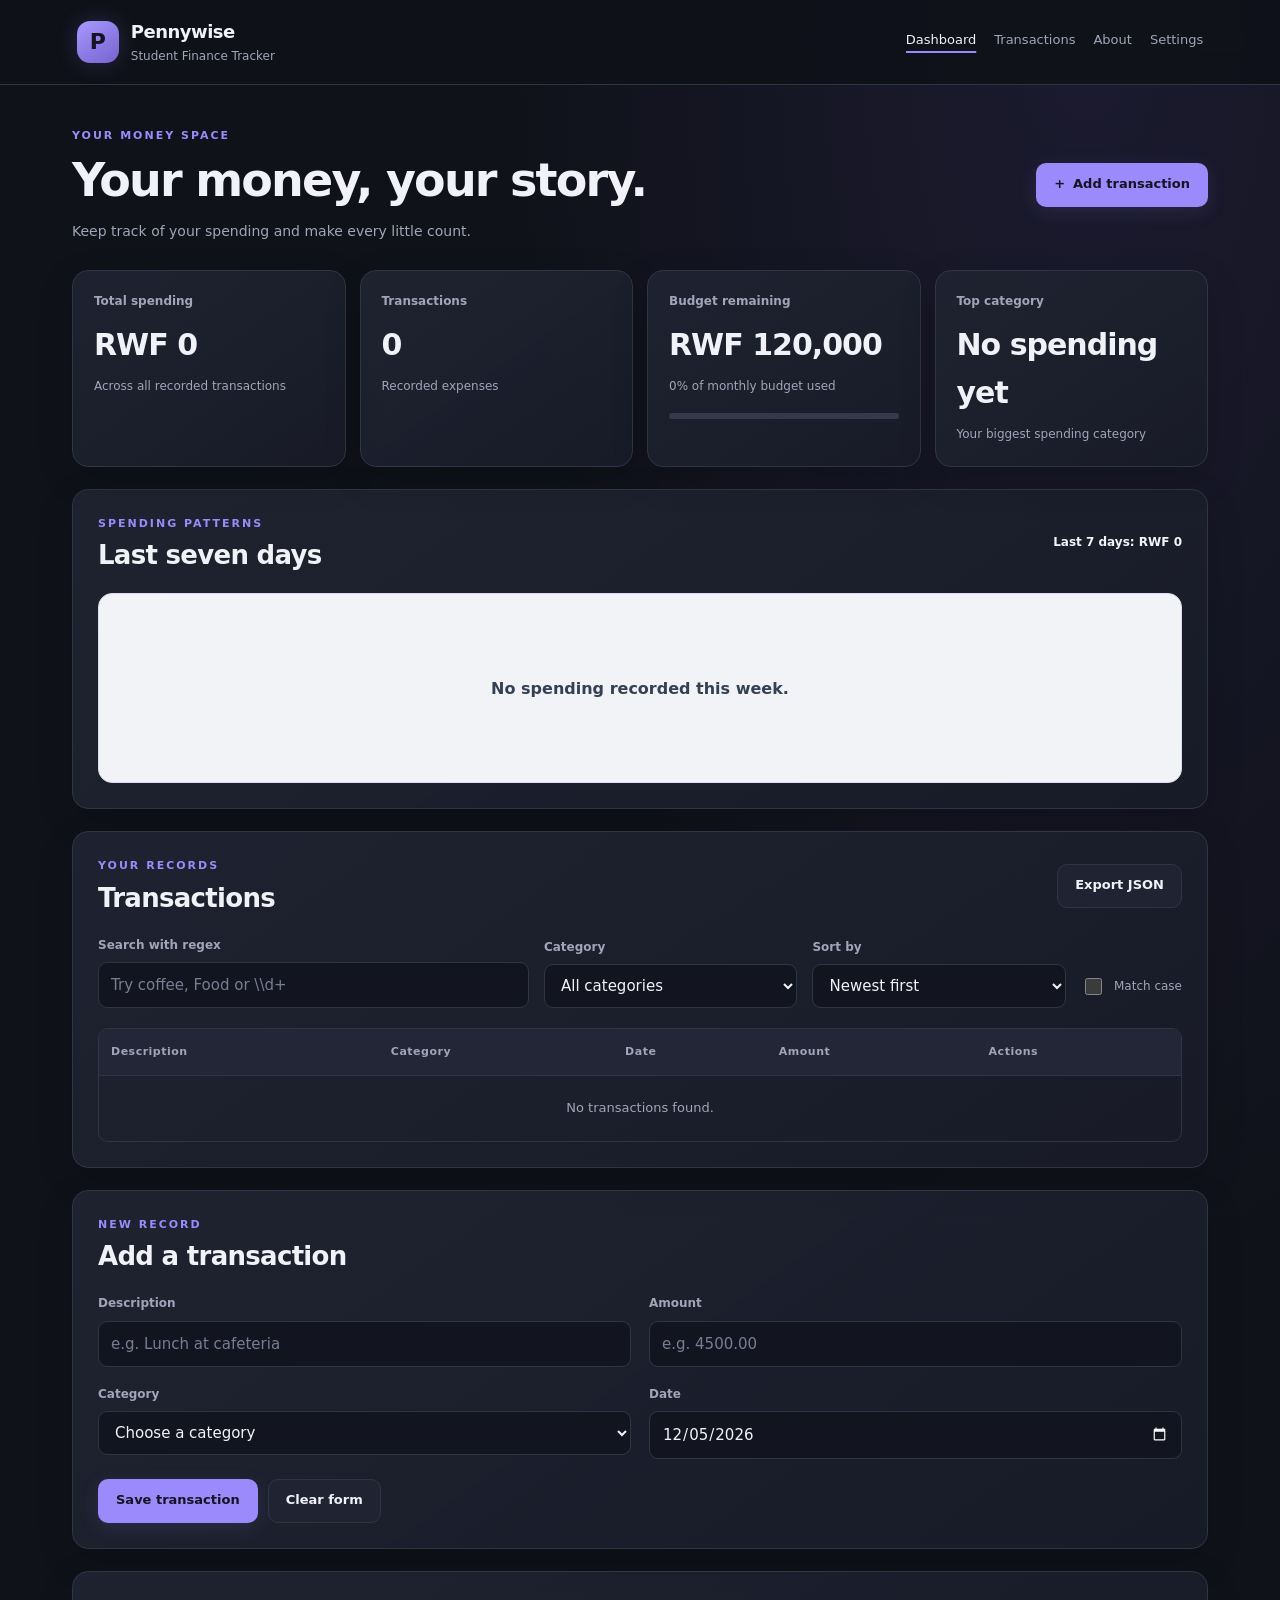
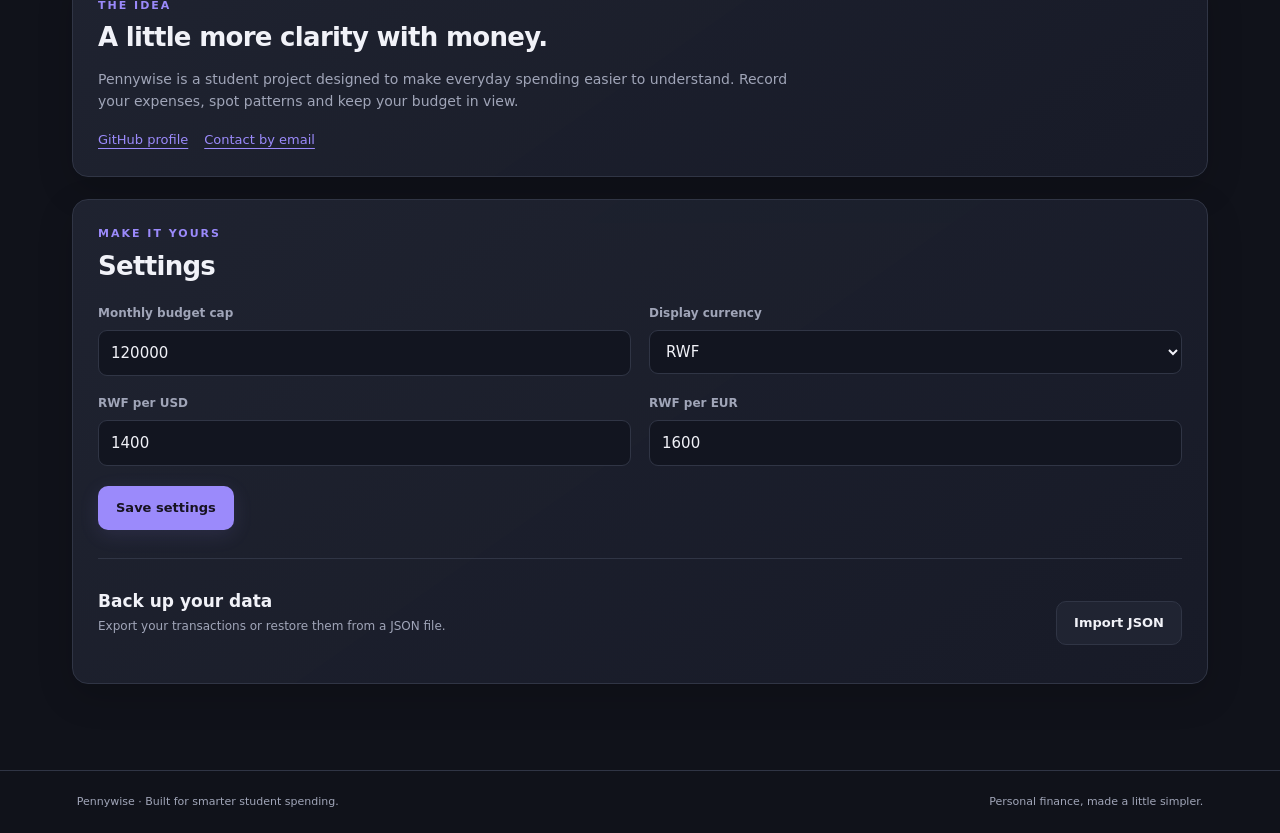
<file: index.html>
<!DOCTYPE html>
<html lang="en">
<head>
  <meta charset="UTF-8">
  <meta name="viewport" content="width=device-width, initial-scale=1.0">
  <meta name="description" content="Pennywise helps students track expenses, manage budgets and understand spending habits.">
  <title>Pennywise | Student Finance Tracker</title>
  <link rel="stylesheet" href="styles/style.css">
  <script type="module" src="scripts/app.js"></script>
</head>
<body>
  <a class="skip-link" href="#main-content">Skip to content</a>

  <header class="site-header">
    <a class="brand" href="#dashboard" aria-label="Pennywise home">
      <span class="brand-icon" aria-hidden="true">P</span>
      <span>
        <strong>Pennywise</strong>
        <small>Student Finance Tracker</small>
      </span>
    </a>

    <nav class="main-nav" aria-label="Main navigation">
      <a href="#dashboard" aria-current="page">Dashboard</a>
      <a href="#transactions">Transactions</a>
      <a href="#about">About</a>
      <a href="#settings">Settings</a>
    </nav>
  </header>

  <main id="main-content" class="page-content">
    <section id="dashboard" class="welcome-section" aria-labelledby="welcome-title">
      <div>
        <p class="eyebrow">YOUR MONEY SPACE</p>
        <h1 id="welcome-title">Your money, your story.</h1>
        <p class="section-description">Keep track of your spending and make every little count.</p>
      </div>
      <button class="button button-primary" id="add-transaction-button" type="button">
        <span aria-hidden="true">+</span> Add transaction
      </button>
    </section>

    <section class="stats-grid" aria-label="Spending overview">
      <article class="stat-card">
        <p class="stat-label">Total spending</p>
        <p class="stat-value" id="total-spending">RWF 0</p>
        <p class="stat-note">Across all recorded transactions</p>
      </article>

      <article class="stat-card">
        <p class="stat-label">Transactions</p>
        <p class="stat-value" id="transaction-count">0</p>
        <p class="stat-note">Recorded expenses</p>
      </article>

      <article class="stat-card">
        <p class="stat-label">Budget remaining</p>
        <p class="stat-value" id="budget-remaining">RWF 120,000</p>
        <p class="stat-note" id="budget-status">Your monthly spending limit</p>
        <div class="progress-track" id="budget-progress" role="progressbar" aria-label="Budget used" aria-valuemin="0" aria-valuemax="100" aria-valuenow="0">
          <div class="progress-fill" id="budget-progress-fill"></div>
        </div>
      </article>

      <article class="stat-card">
        <p class="stat-label">Top category</p>
        <p class="stat-value" id="top-category">None yet</p>
        <p class="stat-note">Your biggest spending category</p>
      </article>
    </section>

    <section class="panel trend-panel" aria-labelledby="trend-title">
      <div class="panel-heading">
        <div>
          <p class="eyebrow">SPENDING PATTERNS</p>
          <h2 id="trend-title">Last seven days</h2>
        </div>
        <p class="muted-text" id="trend-summary">Your daily spending will appear here.</p>
      </div>
      <div id="spending-chart" class="chart-container" role="img" aria-label="Spending over the last seven days">
        <p class="empty-state">Your spending trend will appear once you add transactions.</p>
      </div>
      <div id="chart-data" class="chart-data" aria-label="Daily spending details"></div>
    </section>

    <section id="transactions" class="panel transactions-panel" aria-labelledby="transactions-title">
      <div class="panel-heading">
        <div>
          <p class="eyebrow">YOUR RECORDS</p>
          <h2 id="transactions-title">Transactions</h2>
        </div>
        <button class="button button-secondary" id="export-button" type="button">Export JSON</button>
      </div>

      <div class="toolbar">
        <div class="search-field">
          <label for="search-input">Search with regex</label>
          <input id="search-input" type="search" placeholder="Try coffee, Food or \\d+" autocomplete="off">
        </div>

        <div class="toolbar-field">
          <label for="category-filter">Category</label>
          <select id="category-filter">
            <option value="">All categories</option>
            <option value="Food">Food</option>
            <option value="Books">Books</option>
            <option value="Transport">Transport</option>
            <option value="Entertainment">Entertainment</option>
            <option value="Fees">Fees</option>
            <option value="Other">Other</option>
          </select>
        </div>

        <div class="toolbar-field">
          <label for="sort-select">Sort by</label>
          <select id="sort-select">
            <option value="date-desc">Newest first</option>
            <option value="date-asc">Oldest first</option>
            <option value="description-asc">Description A–Z</option>
            <option value="description-desc">Description Z–A</option>
            <option value="amount-desc">Highest amount</option>
            <option value="amount-asc">Lowest amount</option>
          </select>
        </div>

        <label class="checkbox-label" for="case-sensitive">
          <input id="case-sensitive" type="checkbox">
          Match case
        </label>
      </div>

      <p id="search-error" class="field-error" role="status"></p>
      <p id="transaction-feedback" class="sr-only" role="status" aria-live="polite"></p>

      <div class="table-container">
        <table>
          <caption class="sr-only">Your recorded expenses</caption>
          <thead>
            <tr>
              <th scope="col">Description</th>
              <th scope="col">Category</th>
              <th scope="col">Date</th>
              <th scope="col">Amount</th>
              <th scope="col">Actions</th>
            </tr>
          </thead>
          <tbody id="transaction-list">
            <tr>
              <td colspan="5" class="empty-state">No transactions yet. Add your first expense to get started.</td>
            </tr>
          </tbody>
        </table>
      </div>
    </section>

    <section id="transaction-form-section" class="panel form-panel" aria-labelledby="form-title">
      <div class="panel-heading">
        <div>
          <p class="eyebrow">NEW RECORD</p>
          <h2 id="form-title">Add a transaction</h2>
        </div>
      </div>

      <form id="transaction-form" novalidate>
        <input type="hidden" id="transaction-id">

        <div class="form-grid">
          <div class="form-field">
            <label for="description">Description</label>
            <input id="description" name="description" type="text" maxlength="100" placeholder="e.g. Lunch at cafeteria" required aria-describedby="description-error">
            <p class="field-error" id="description-error"></p>
          </div>

          <div class="form-field">
            <label for="amount">Amount</label>
            <input id="amount" name="amount" type="text" inputmode="decimal" placeholder="e.g. 4500.00" required aria-describedby="amount-error">
            <p class="field-error" id="amount-error"></p>
          </div>

          <div class="form-field">
            <label for="category">Category</label>
            <select id="category" name="category" required aria-describedby="category-error">
              <option value="">Choose a category</option>
              <option value="Food">Food</option>
              <option value="Books">Books</option>
              <option value="Transport">Transport</option>
              <option value="Entertainment">Entertainment</option>
              <option value="Fees">Fees</option>
              <option value="Other">Other</option>
            </select>
            <p class="field-error" id="category-error"></p>
          </div>

          <div class="form-field">
            <label for="date">Date</label>
            <input id="date" name="date" type="date" required aria-describedby="date-error">
            <p class="field-error" id="date-error"></p>
          </div>
        </div>

        <p id="form-feedback" class="form-feedback" role="status" aria-live="polite"></p>

        <div class="form-actions">
          <button class="button button-primary" type="submit" id="save-transaction-button">Save transaction</button>
          <button class="button button-secondary" type="reset" id="reset-form-button">Clear form</button>
        </div>
      </form>
    </section>

    <section id="about" class="panel info-panel" aria-labelledby="about-title">
      <p class="eyebrow">THE IDEA</p>
      <h2 id="about-title">A little more clarity with money.</h2>
      <p>Pennywise is a student project designed to make everyday spending easier to understand. Record your expenses, spot patterns and keep your budget in view.</p>
      <div class="contact-links">
        <a href="https://github.com/fabriceniyonkuruishimwe" target="_blank" rel="noopener noreferrer">GitHub profile</a>
        <a id="contact-email" href="mailto:your-email@example.com">Contact by email</a>
      </div>
    </section>

    <section id="settings" class="panel settings-panel" aria-labelledby="settings-title">
      <p class="eyebrow">MAKE IT YOURS</p>
      <h2 id="settings-title">Settings</h2>

      <form id="settings-form">
        <div class="form-grid">
          <div class="form-field">
            <label for="budget-cap">Monthly budget cap</label>
            <input id="budget-cap" type="number" min="0" step="0.01" value="120000" required>
          </div>

          <div class="form-field">
            <label for="currency-select">Display currency</label>
            <select id="currency-select">
              <option value="RWF">RWF</option>
              <option value="USD">USD</option>
              <option value="EUR">EUR</option>
            </select>
          </div>

          <div class="form-field">
            <label for="usd-rate">RWF per USD</label>
            <input id="usd-rate" type="number" min="0.000001" step="any" value="1400" required>
          </div>

          <div class="form-field">
            <label for="eur-rate">RWF per EUR</label>
            <input id="eur-rate" type="number" min="0.000001" step="any" value="1600" required>
          </div>
        </div>

        <div class="form-actions">
          <button class="button button-primary" type="submit">Save settings</button>
        </div>
      </form>

      <div class="data-actions">
        <div>
          <h3>Back up your data</h3>
          <p class="muted-text">Export your transactions or restore them from a JSON file.</p>
        </div>
        <div class="form-actions">
          <button class="button button-secondary" id="import-button" type="button">Import JSON</button>
          <input id="import-file" type="file" accept=".json,application/json" hidden>
        </div>
      </div>

      <p id="settings-feedback" role="status" aria-live="polite"></p>
    </section>
  </main>

  <footer class="site-footer">
    <p>Pennywise · Built for smarter student spending.</p>
    <p>Personal finance, made a little simpler.</p>
  </footer>
</body>
</html>
</file>
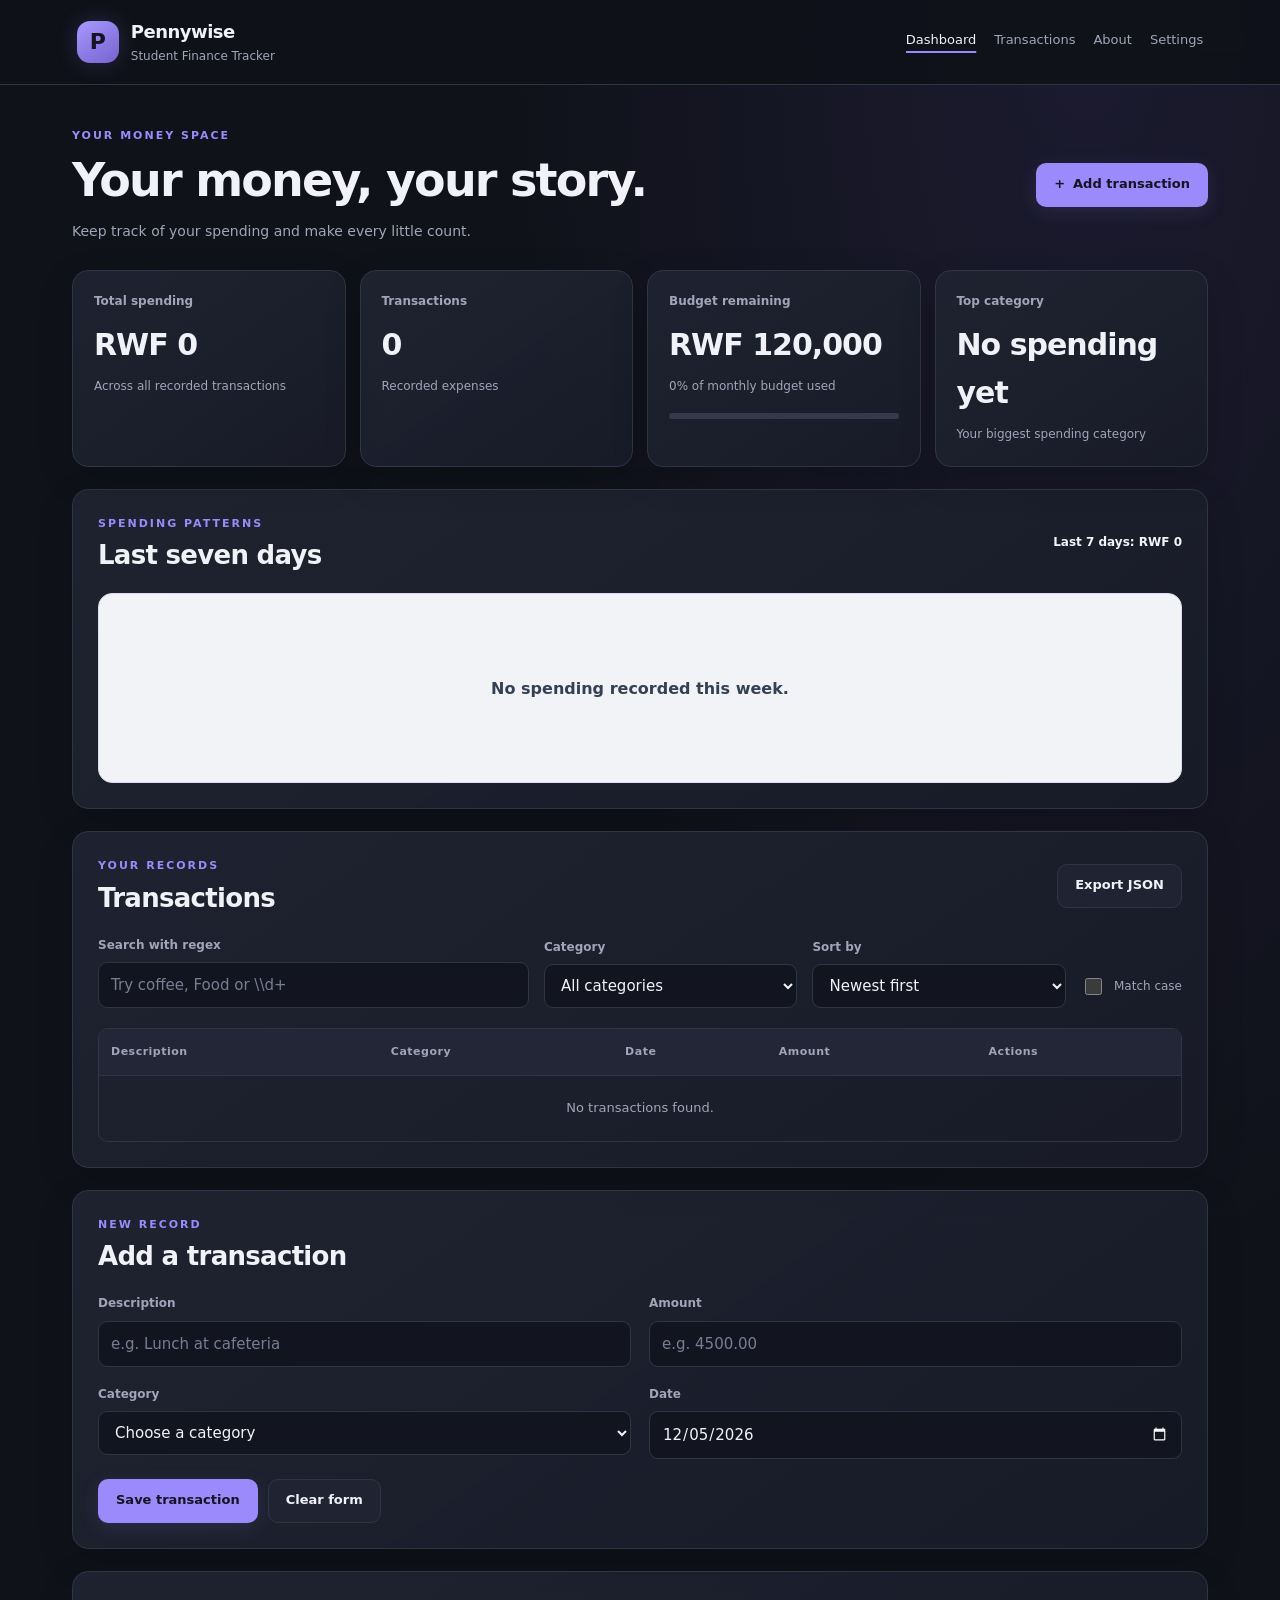
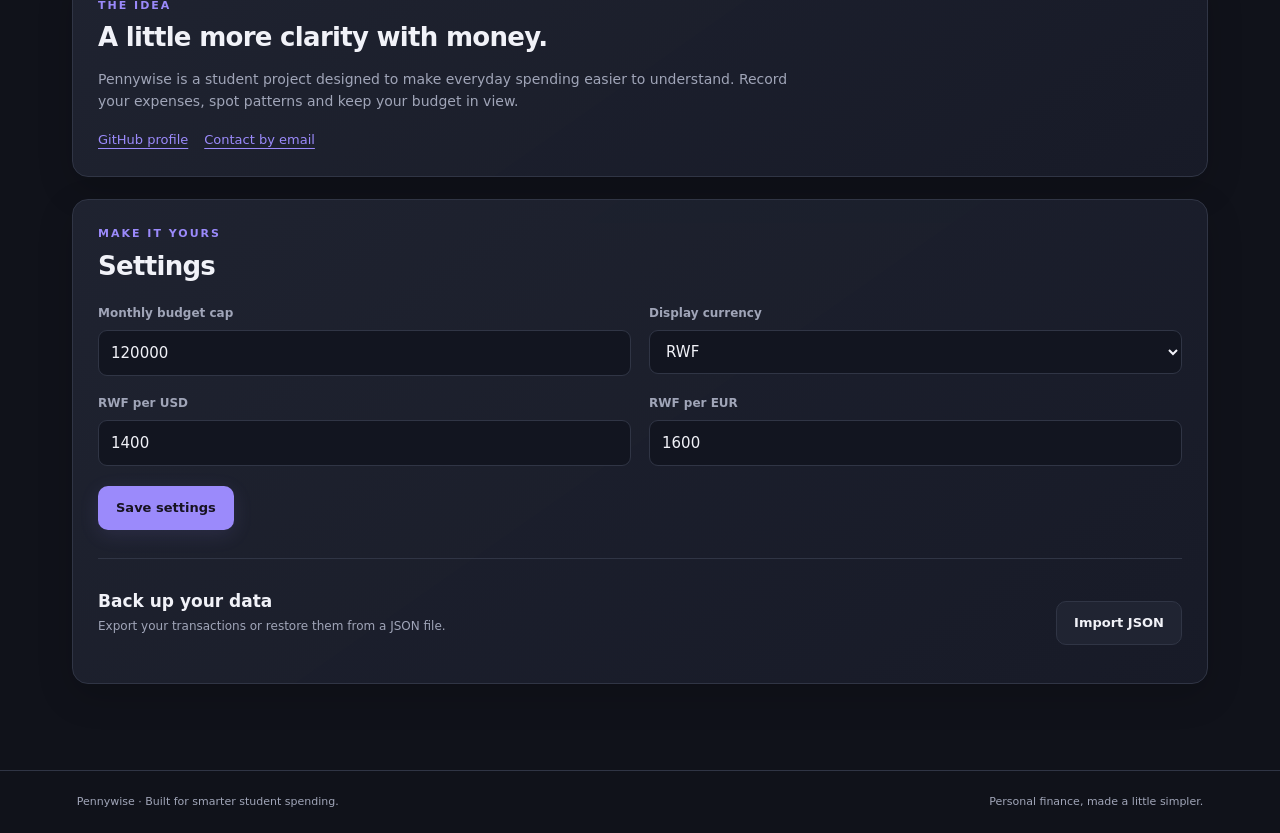
<file: alu-front-end-web-development-summative-master/index.html>
<!DOCTYPE html>
<html lang="en">
<head>
  <meta charset="UTF-8">
  <meta name="viewport" content="width=device-width, initial-scale=1.0">
  <meta name="description" content="Pennywise helps students track expenses, manage budgets and understand spending habits.">
  <title>Pennywise | Student Finance Tracker</title>
  <link rel="stylesheet" href="styles/style.css">
  <script type="module" src="scripts/app.js"></script>
</head>
<body>
  <a class="skip-link" href="#main-content">Skip to content</a>

  <header class="site-header">
    <a class="brand" href="#dashboard" aria-label="Pennywise home">
      <span class="brand-icon" aria-hidden="true">P</span>
      <span>
        <strong>Pennywise</strong>
        <small>Student Finance Tracker</small>
      </span>
    </a>

    <nav class="main-nav" aria-label="Main navigation">
      <a href="#dashboard" aria-current="page">Dashboard</a>
      <a href="#transactions">Transactions</a>
      <a href="#about">About</a>
      <a href="#settings">Settings</a>
    </nav>
  </header>

  <main id="main-content" class="page-content">
    <section id="dashboard" class="welcome-section" aria-labelledby="welcome-title">
      <div>
        <p class="eyebrow">YOUR MONEY SPACE</p>
        <h1 id="welcome-title">Your money, your story.</h1>
        <p class="section-description">Keep track of your spending and make every little count.</p>
      </div>
      <button class="button button-primary" id="add-transaction-button" type="button">
        <span aria-hidden="true">+</span> Add transaction
      </button>
    </section>

    <section class="stats-grid" aria-label="Spending overview">
      <article class="stat-card">
        <p class="stat-label">Total spending</p>
        <p class="stat-value" id="total-spending">RWF 0</p>
        <p class="stat-note">Across all recorded transactions</p>
      </article>

      <article class="stat-card">
        <p class="stat-label">Transactions</p>
        <p class="stat-value" id="transaction-count">0</p>
        <p class="stat-note">Recorded expenses</p>
      </article>

      <article class="stat-card">
        <p class="stat-label">Budget remaining</p>
        <p class="stat-value" id="budget-remaining">RWF 120,000</p>
        <p class="stat-note" id="budget-status">Your monthly spending limit</p>
        <div class="progress-track" id="budget-progress" role="progressbar" aria-label="Budget used" aria-valuemin="0" aria-valuemax="100" aria-valuenow="0">
          <div class="progress-fill" id="budget-progress-fill"></div>
        </div>
      </article>

      <article class="stat-card">
        <p class="stat-label">Top category</p>
        <p class="stat-value" id="top-category">None yet</p>
        <p class="stat-note">Your biggest spending category</p>
      </article>
    </section>

    <section class="panel trend-panel" aria-labelledby="trend-title">
      <div class="panel-heading">
        <div>
          <p class="eyebrow">SPENDING PATTERNS</p>
          <h2 id="trend-title">Last seven days</h2>
        </div>
        <p class="muted-text" id="trend-summary">Your daily spending will appear here.</p>
      </div>
      <div id="spending-chart" class="chart-container" role="img" aria-label="Spending over the last seven days">
        <p class="empty-state">Your spending trend will appear once you add transactions.</p>
      </div>
      <div id="chart-data" class="chart-data" aria-label="Daily spending details"></div>
    </section>

    <section id="transactions" class="panel transactions-panel" aria-labelledby="transactions-title">
      <div class="panel-heading">
        <div>
          <p class="eyebrow">YOUR RECORDS</p>
          <h2 id="transactions-title">Transactions</h2>
        </div>
        <button class="button button-secondary" id="export-button" type="button">Export JSON</button>
      </div>

      <div class="toolbar">
        <div class="search-field">
          <label for="search-input">Search with regex</label>
          <input id="search-input" type="search" placeholder="Try coffee, Food or \\d+" autocomplete="off">
        </div>

        <div class="toolbar-field">
          <label for="category-filter">Category</label>
          <select id="category-filter">
            <option value="">All categories</option>
            <option value="Food">Food</option>
            <option value="Books">Books</option>
            <option value="Transport">Transport</option>
            <option value="Entertainment">Entertainment</option>
            <option value="Fees">Fees</option>
            <option value="Other">Other</option>
          </select>
        </div>

        <div class="toolbar-field">
          <label for="sort-select">Sort by</label>
          <select id="sort-select">
            <option value="date-desc">Newest first</option>
            <option value="date-asc">Oldest first</option>
            <option value="description-asc">Description A–Z</option>
            <option value="description-desc">Description Z–A</option>
            <option value="amount-desc">Highest amount</option>
            <option value="amount-asc">Lowest amount</option>
          </select>
        </div>

        <label class="checkbox-label" for="case-sensitive">
          <input id="case-sensitive" type="checkbox">
          Match case
        </label>
      </div>

      <p id="search-error" class="field-error" role="status"></p>
      <p id="transaction-feedback" class="sr-only" role="status" aria-live="polite"></p>

      <div class="table-container">
        <table>
          <caption class="sr-only">Your recorded expenses</caption>
          <thead>
            <tr>
              <th scope="col">Description</th>
              <th scope="col">Category</th>
              <th scope="col">Date</th>
              <th scope="col">Amount</th>
              <th scope="col">Actions</th>
            </tr>
          </thead>
          <tbody id="transaction-list">
            <tr>
              <td colspan="5" class="empty-state">No transactions yet. Add your first expense to get started.</td>
            </tr>
          </tbody>
        </table>
      </div>
    </section>

    <section id="transaction-form-section" class="panel form-panel" aria-labelledby="form-title">
      <div class="panel-heading">
        <div>
          <p class="eyebrow">NEW RECORD</p>
          <h2 id="form-title">Add a transaction</h2>
        </div>
      </div>

      <form id="transaction-form" novalidate>
        <input type="hidden" id="transaction-id">

        <div class="form-grid">
          <div class="form-field">
            <label for="description">Description</label>
            <input id="description" name="description" type="text" maxlength="100" placeholder="e.g. Lunch at cafeteria" required aria-describedby="description-error">
            <p class="field-error" id="description-error"></p>
          </div>

          <div class="form-field">
            <label for="amount">Amount</label>
            <input id="amount" name="amount" type="text" inputmode="decimal" placeholder="e.g. 4500.00" required aria-describedby="amount-error">
            <p class="field-error" id="amount-error"></p>
          </div>

          <div class="form-field">
            <label for="category">Category</label>
            <select id="category" name="category" required aria-describedby="category-error">
              <option value="">Choose a category</option>
              <option value="Food">Food</option>
              <option value="Books">Books</option>
              <option value="Transport">Transport</option>
              <option value="Entertainment">Entertainment</option>
              <option value="Fees">Fees</option>
              <option value="Other">Other</option>
            </select>
            <p class="field-error" id="category-error"></p>
          </div>

          <div class="form-field">
            <label for="date">Date</label>
            <input id="date" name="date" type="date" required aria-describedby="date-error">
            <p class="field-error" id="date-error"></p>
          </div>
        </div>

        <p id="form-feedback" class="form-feedback" role="status" aria-live="polite"></p>

        <div class="form-actions">
          <button class="button button-primary" type="submit" id="save-transaction-button">Save transaction</button>
          <button class="button button-secondary" type="reset" id="reset-form-button">Clear form</button>
        </div>
      </form>
    </section>

    <section id="about" class="panel info-panel" aria-labelledby="about-title">
      <p class="eyebrow">THE IDEA</p>
      <h2 id="about-title">A little more clarity with money.</h2>
      <p>Pennywise is a student project designed to make everyday spending easier to understand. Record your expenses, spot patterns and keep your budget in view.</p>
      <div class="contact-links">
        <a href="https://github.com/fabriceniyonkuruishimwe" target="_blank" rel="noopener noreferrer">GitHub profile</a>
        <a id="contact-email" href="mailto:your-email@example.com">Contact by email</a>
      </div>
    </section>

    <section id="settings" class="panel settings-panel" aria-labelledby="settings-title">
      <p class="eyebrow">MAKE IT YOURS</p>
      <h2 id="settings-title">Settings</h2>

      <form id="settings-form">
        <div class="form-grid">
          <div class="form-field">
            <label for="budget-cap">Monthly budget cap</label>
            <input id="budget-cap" type="number" min="0" step="0.01" value="120000" required>
          </div>

          <div class="form-field">
            <label for="currency-select">Display currency</label>
            <select id="currency-select">
              <option value="RWF">RWF</option>
              <option value="USD">USD</option>
              <option value="EUR">EUR</option>
            </select>
          </div>

          <div class="form-field">
            <label for="usd-rate">RWF per USD</label>
            <input id="usd-rate" type="number" min="0.000001" step="any" value="1400" required>
          </div>

          <div class="form-field">
            <label for="eur-rate">RWF per EUR</label>
            <input id="eur-rate" type="number" min="0.000001" step="any" value="1600" required>
          </div>
        </div>

        <div class="form-actions">
          <button class="button button-primary" type="submit">Save settings</button>
        </div>
      </form>

      <div class="data-actions">
        <div>
          <h3>Back up your data</h3>
          <p class="muted-text">Export your transactions or restore them from a JSON file.</p>
        </div>
        <div class="form-actions">
          <button class="button button-secondary" id="import-button" type="button">Import JSON</button>
          <input id="import-file" type="file" accept=".json,application/json" hidden>
        </div>
      </div>

      <p id="settings-feedback" role="status" aria-live="polite"></p>
    </section>
  </main>

  <footer class="site-footer">
    <p>Pennywise · Built for smarter student spending.</p>
    <p>Personal finance, made a little simpler.</p>
  </footer>
</body>
</html>
</file>
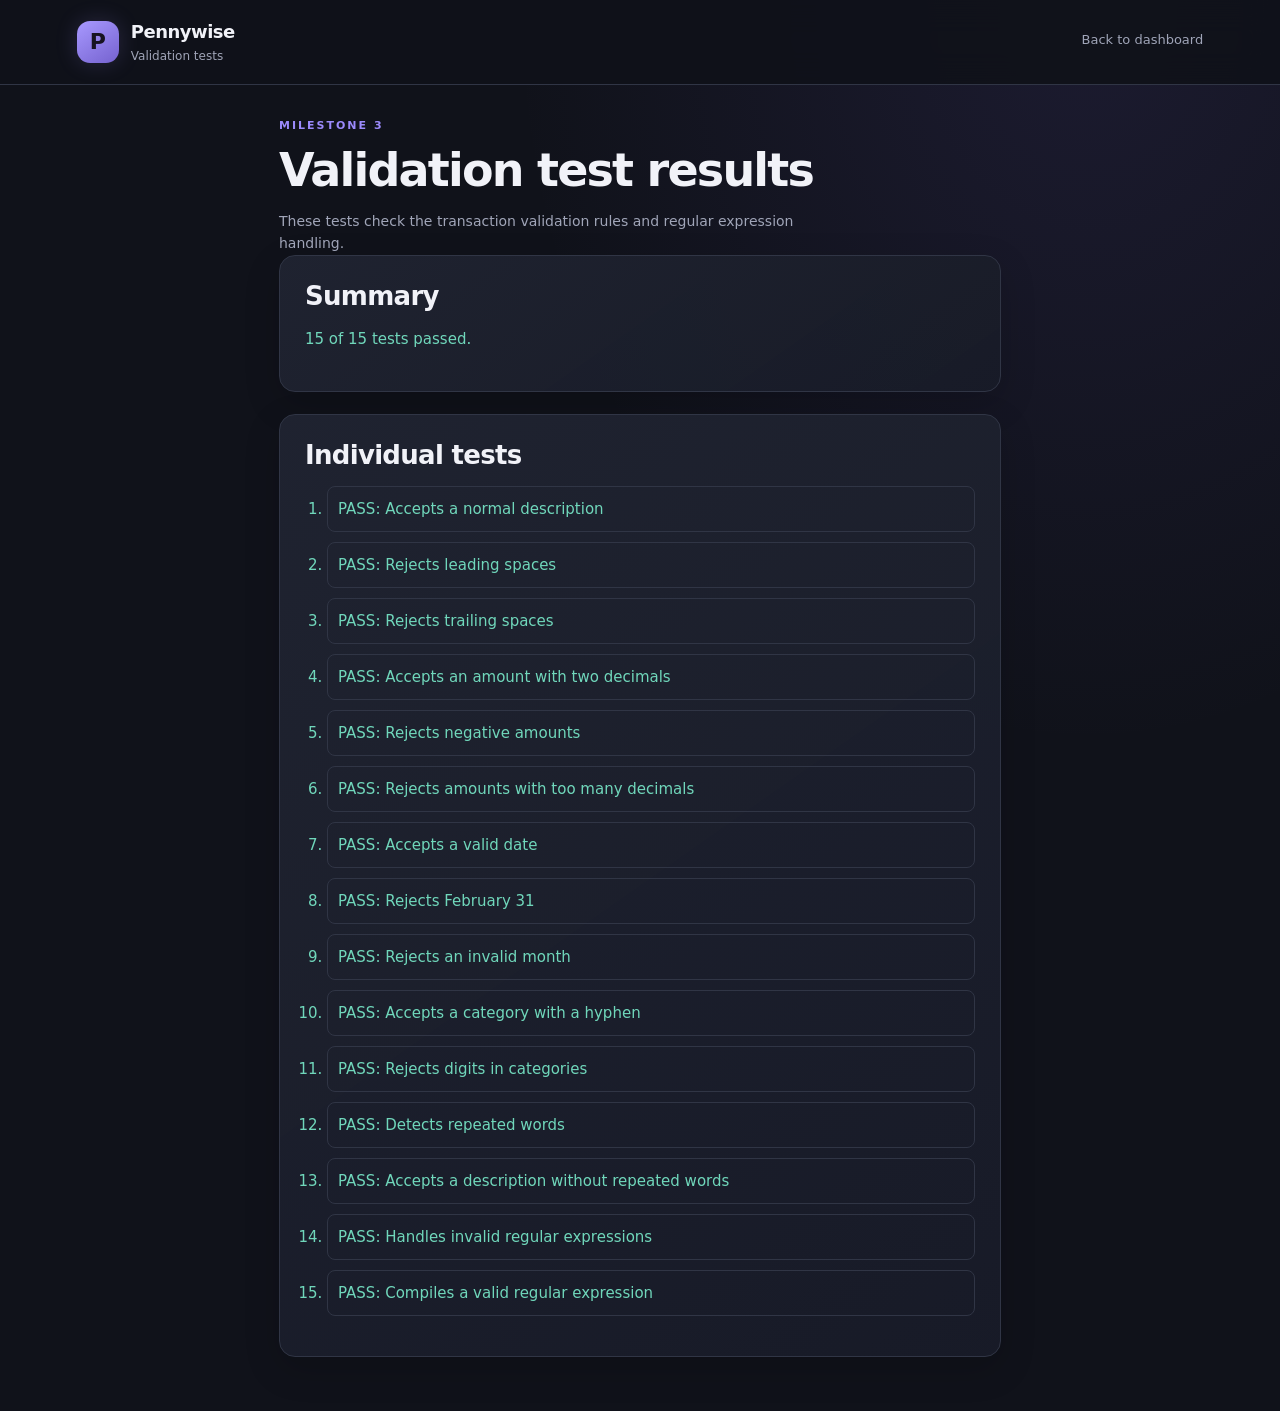
<file: tests.html>
<!DOCTYPE html>
<html lang="en">
<head>
  <meta charset="UTF-8">
  <meta name="viewport" content="width=device-width, initial-scale=1.0">
  <title>Pennywise | Validation Tests</title>
  <link rel="stylesheet" href="styles/style.css">
  <script type="module">
    import {
      validateDescription,
      validateAmount,
      validateDate,
      validateCategory,
      findDuplicateWords,
      compileRegex
    } from "./scripts/validators.js";

    const tests = [
      {
        name: "Accepts a normal description",
        run: () => validateDescription("Lunch at cafeteria") === ""
      },
      {
        name: "Rejects leading spaces",
        run: () => validateDescription(" Lunch") !== ""
      },
      {
        name: "Rejects trailing spaces",
        run: () => validateDescription("Lunch ") !== ""
      },
      {
        name: "Accepts an amount with two decimals",
        run: () => validateAmount("12.50") === ""
      },
      {
        name: "Rejects negative amounts",
        run: () => validateAmount("-12") !== ""
      },
      {
        name: "Rejects amounts with too many decimals",
        run: () => validateAmount("12.555") !== ""
      },
      {
        name: "Accepts a valid date",
        run: () => validateDate("2026-10-12") === ""
      },
      {
        name: "Rejects February 31",
        run: () => validateDate("2026-02-31") !== ""
      },
      {
        name: "Rejects an invalid month",
        run: () => validateDate("2026-13-01") !== ""
      },
      {
        name: "Accepts a category with a hyphen",
        run: () => validateCategory("Personal-Care") === ""
      },
      {
        name: "Rejects digits in categories",
        run: () => validateCategory("Food123") !== ""
      },
      {
        name: "Detects repeated words",
        run: () => findDuplicateWords("coffee coffee") === true
      },
      {
        name: "Accepts a description without repeated words",
        run: () => findDuplicateWords("coffee with friends") === false
      },
      {
        name: "Handles invalid regular expressions",
        run: () => compileRegex("[", false).error !== ""
      },
      {
        name: "Compiles a valid regular expression",
        run: () => compileRegex("coffee", false).regex instanceof RegExp
      }
    ];

    const results = document.querySelector("#test-results");
    const summary = document.querySelector("#test-summary");
    let passed = 0;

    for (const test of tests) {
      const item = document.createElement("li");

      try {
        const success = test.run();

        if (success) {
          passed += 1;
          item.textContent = `PASS: ${test.name}`;
          item.className = "test-pass";
        } else {
          item.textContent = `FAIL: ${test.name}`;
          item.className = "test-fail";
        }
      } catch {
        item.textContent = `ERROR: ${test.name}`;
        item.className = "test-fail";
      }

      results.append(item);
    }

    summary.textContent = `${passed} of ${tests.length} tests passed.`;
    summary.className = passed === tests.length ? "test-pass" : "test-fail";
  </script>
  <style>
    .test-page {
      max-width: 850px;
      margin: 0 auto;
      padding: 32px 5%;
    }

    .test-list {
      display: grid;
      gap: 10px;
      padding-left: 22px;
    }

    .test-pass {
      color: var(--teal);
    }

    .test-fail {
      color: var(--danger);
    }

    .test-list li {
      padding: 10px;
      border: 1px solid var(--border);
      border-radius: 8px;
      overflow-wrap: anywhere;
    }
  </style>
</head>
<body>
  <a class="skip-link" href="#main-content">Skip to test results</a>

  <header class="site-header">
    <a class="brand" href="index.html">
      <span class="brand-icon" aria-hidden="true">P</span>
      <span>
        <strong>Pennywise</strong>
        <small>Validation tests</small>
      </span>
    </a>
    <nav class="main-nav" aria-label="Test navigation">
      <a href="index.html">Back to dashboard</a>
    </nav>
  </header>

  <main id="main-content" class="test-page">
    <p class="eyebrow">MILESTONE 3</p>
    <h1>Validation test results</h1>
    <p class="section-description">These tests check the transaction validation rules and regular expression handling.</p>
    <section class="panel" aria-labelledby="summary-title">
      <h2 id="summary-title">Summary</h2>
      <p id="test-summary" role="status" aria-live="polite">Running tests...</p>
    </section>
    <section class="panel" aria-labelledby="results-title">
      <h2 id="results-title">Individual tests</h2>
      <ol id="test-results" class="test-list"></ol>
    </section>
  </main>
</body>
</html>
</file>
<file: styles/style.css>
:root {
  color-scheme: dark;
  --bg: #10121a;
  --surface: #191c27;
  --surface-raised: #202432;
  --border: #303545;
  --text: #f1f2f8;
  --muted: #a0a5b8;
  --primary: #9b8afb;
  --primary-hover: #b0a4ff;
  --teal: #70d7bb;
  --danger: #ff8d9b;
  --radius: 16px;
  --shadow: 0 12px 36px rgba(0, 0, 0, 0.16);
}

* {
  box-sizing: border-box;
}

html {
  scroll-behavior: smooth;
  scroll-padding-top: 90px;
}

body {
  margin: 0;
  background:
    radial-gradient(ellipse at 85% 0%, rgba(113, 91, 205, 0.12), transparent 36rem),
    var(--bg);
  color: var(--text);
  font-family: Inter, ui-sans-serif, system-ui, -apple-system, BlinkMacSystemFont, "Segoe UI", sans-serif;
  font-size: 15px;
  line-height: 1.6;
}

a {
  color: var(--primary);
  text-underline-offset: 4px;
}

a:hover {
  color: var(--primary-hover);
}

button,
input,
select {
  font: inherit;
}

button,
select {
  cursor: pointer;
}

button,
input,
select,
a {
  -webkit-tap-highlight-color: transparent;
}

button:focus-visible,
input:focus-visible,
select:focus-visible,
a:focus-visible {
  outline: 3px solid var(--primary);
  outline-offset: 4px;
}

button:disabled {
  cursor: not-allowed;
  opacity: 0.55;
}

.skip-link {
  position: absolute;
  top: 10px;
  left: 10px;
  z-index: 20;
  padding: 10px 16px;
  transform: translateY(-150%);
  border-radius: 8px;
  background: var(--primary);
  color: #11121a;
  font-weight: 700;
}

.skip-link:focus {
  transform: translateY(0);
}

.site-header {
  position: sticky;
  top: 0;
  z-index: 10;
  display: flex;
  flex-direction: column;
  gap: 16px;
  padding: 18px 5%;
  border-bottom: 1px solid var(--border);
  background: rgba(16, 18, 26, 0.92);
  backdrop-filter: blur(16px);
}

.brand {
  display: inline-flex;
  align-items: center;
  gap: 12px;
  color: var(--text);
  text-decoration: none;
}

.brand-icon {
  display: grid;
  width: 42px;
  height: 42px;
  place-items: center;
  border-radius: 13px;
  background: linear-gradient(145deg, #a899ff, #7562cf);
  color: #171321;
  font-size: 22px;
  font-weight: 800;
  box-shadow: 0 0 22px rgba(155, 138, 251, 0.18);
}

.brand strong,
.brand small {
  display: block;
}

.brand strong {
  font-size: 18px;
  letter-spacing: -0.5px;
}

.brand small {
  color: var(--muted);
  font-size: 12px;
}

.main-nav {
  display: flex;
  gap: 18px;
  overflow-x: auto;
  padding: 2px 0 5px;
}

.main-nav a {
  flex-shrink: 0;
  color: var(--muted);
  font-size: 13px;
  text-decoration: none;
  transition: color 180ms ease;
}

.main-nav a:hover,
.main-nav a[aria-current="page"] {
  color: var(--text);
}

.main-nav a[aria-current="page"] {
  text-decoration: underline;
  text-decoration-color: var(--primary);
  text-decoration-thickness: 2px;
  text-underline-offset: 7px;
}

.page-content {
  width: min(1200px, 100%);
  margin: 0 auto;
  padding: 32px 5% 56px;
}

.welcome-section {
  display: flex;
  flex-direction: column;
  align-items: flex-start;
  gap: 22px;
  margin-bottom: 28px;
}

.eyebrow {
  margin: 0 0 8px;
  color: var(--primary);
  font-size: 11px;
  font-weight: 750;
  letter-spacing: 2px;
}

h1,
h2,
h3,
p {
  overflow-wrap: anywhere;
}

h1,
h2,
h3 {
  margin-top: 0;
  line-height: 1.2;
}

h1 {
  max-width: 700px;
  margin-bottom: 12px;
  font-size: clamp(30px, 5vw, 46px);
  letter-spacing: -1.8px;
}

h2 {
  margin-bottom: 0;
  font-size: clamp(21px, 3vw, 26px);
  letter-spacing: -0.7px;
}

h3 {
  margin-bottom: 6px;
  font-size: 17px;
}

.section-description,
.muted-text,
.stat-note {
  color: var(--muted);
}

.section-description {
  max-width: 580px;
  margin: 0;
  font-size: 14px;
}

.button {
  display: inline-flex;
  min-height: 44px;
  align-items: center;
  justify-content: center;
  gap: 8px;
  padding: 10px 17px;
  border: 1px solid transparent;
  border-radius: 10px;
  font-size: 13px;
  font-weight: 700;
  transition: background 180ms ease, border-color 180ms ease, transform 180ms ease;
}

.button:hover {
  transform: translateY(-1px);
}

.button-primary {
  background: var(--primary);
  color: #171321;
  box-shadow: 0 5px 20px rgba(155, 138, 251, 0.12);
}

.button-primary:hover {
  background: var(--primary-hover);
}

.button-secondary {
  border-color: var(--border);
  background: var(--surface-raised);
  color: var(--text);
}

.button-secondary:hover {
  border-color: #555d75;
  background: #282d3e;
}

.stats-grid {
  display: grid;
  grid-template-columns: minmax(0, 1fr);
  gap: 14px;
  margin-bottom: 22px;
}

.stat-card,
.panel {
  min-width: 0;
  border: 1px solid var(--border);
  border-radius: var(--radius);
  background: linear-gradient(145deg, rgba(31, 35, 49, 0.96), rgba(24, 27, 39, 0.98));
  box-shadow: var(--shadow);
}

.stat-card {
  padding: 21px;
  transition: border-color 180ms ease, transform 180ms ease;
}

.stat-card:hover {
  transform: translateY(-2px);
  border-color: #4a456b;
}

.stat-label {
  margin: 0 0 10px;
  color: var(--muted);
  font-size: 12px;
  font-weight: 600;
}

.stat-value {
  margin: 0 0 8px;
  font-size: clamp(23px, 4vw, 30px);
  font-weight: 750;
  letter-spacing: -1px;
  overflow-wrap: anywhere;
}

.stat-note {
  margin: 0;
  font-size: 12px;
}

.progress-track {
  height: 6px;
  margin-top: 16px;
  overflow: hidden;
  border-radius: 99px;
  background: #34394b;
}

.progress-fill {
  width: 0;
  height: 100%;
  border-radius: inherit;
  background: linear-gradient(90deg, var(--primary), var(--teal));
  transition: width 300ms ease;
}

.panel {
  margin-bottom: 22px;
  padding: 21px;
}

.panel-heading {
  display: flex;
  flex-direction: column;
  align-items: flex-start;
  gap: 14px;
  margin-bottom: 22px;
}

.panel-heading .muted-text {
  margin: 0;
  font-size: 12px;
}

.chart-container {
  display: flex;
  min-height: 180px;
  align-items: center;
  justify-content: center;
  padding: 12px 0;
}

.empty-state {
  padding: 22px 12px;
  color: var(--muted);
  text-align: center;
}

.chart-bars {
  display: grid;
  width: 100%;
  min-height: 180px;
  grid-template-columns: repeat(7, minmax(0, 1fr));
  align-items: end;
  gap: 10px;
}

.chart-column {
  display: flex;
  min-width: 0;
  height: 180px;
  flex-direction: column;
  align-items: center;
  justify-content: flex-end;
  gap: 8px;
}

.chart-value {
  max-width: 100%;
  color: var(--muted);
  font-size: 10px;
  overflow-wrap: anywhere;
  text-align: center;
}

.chart-bar-track {
  display: flex;
  width: 100%;
  max-width: 38px;
  height: 125px;
  align-items: flex-end;
  overflow: hidden;
  border-radius: 8px;
  background: #292e40;
}

.chart-bar {
  width: 100%;
  min-height: 3px;
  border-radius: 8px;
  background: linear-gradient(180deg, var(--teal), #7771ce);
  transition: height 300ms ease;
}

.chart-label {
  color: var(--muted);
  font-size: 11px;
}

.chart-data {
  display: flex;
  flex-wrap: wrap;
  gap: 8px 16px;
  color: var(--muted);
  font-size: 11px;
}

.toolbar {
  display: grid;
  grid-template-columns: minmax(0, 1fr);
  gap: 15px;
  margin-bottom: 20px;
}

.form-field,
.search-field,
.toolbar-field {
  display: flex;
  min-width: 0;
  flex-direction: column;
  gap: 7px;
}

.form-field label,
.search-field label,
.toolbar-field label {
  color: var(--muted);
  font-size: 12px;
  font-weight: 650;
}

input,
select {
  width: 100%;
  min-height: 44px;
  padding: 10px 12px;
  border: 1px solid var(--border);
  border-radius: 9px;
  background: #121520;
  color: var(--text);
}

input::placeholder {
  color: #777e94;
}

input:hover,
select:hover {
  border-color: #515971;
}

.checkbox-label {
  display: flex;
  align-items: center;
  align-self: end;
  gap: 9px;
  min-height: 44px;
  color: var(--muted);
  font-size: 12px;
}

.checkbox-label input {
  width: 17px;
  min-height: 17px;
  accent-color: var(--primary);
}

.table-container {
  width: 100%;
  overflow-x: auto;
  border: 1px solid var(--border);
  border-radius: 10px;
}

table {
  width: 100%;
  border-collapse: collapse;
  text-align: left;
}

th,
td {
  padding: 14px 12px;
  border-bottom: 1px solid var(--border);
  vertical-align: middle;
}

th {
  background: #222636;
  color: var(--muted);
  font-size: 11px;
  font-weight: 700;
  letter-spacing: 0.5px;
  white-space: nowrap;
}

td {
  font-size: 13px;
}

tbody tr:last-child td {
  border-bottom: 0;
}

tbody tr {
  transition: background 160ms ease;
}

tbody tr:hover {
  background: rgba(155, 138, 251, 0.04);
}

mark {
  padding: 1px 2px;
  border-radius: 3px;
  background: #e5ddff;
  color: #282044;
}

.category-badge {
  display: inline-flex;
  padding: 4px 9px;
  border: 1px solid #41465a;
  border-radius: 99px;
  background: #252a3a;
  color: #c9c1ff;
  font-size: 11px;
  white-space: nowrap;
}

.row-actions {
  display: flex;
  flex-wrap: wrap;
  gap: 6px;
}

.action-button {
  min-height: 34px;
  padding: 6px 9px;
  border: 1px solid var(--border);
  border-radius: 7px;
  background: var(--surface-raised);
  color: var(--text);
  font-size: 11px;
}

.action-button:hover {
  border-color: var(--primary);
}

.action-button.delete {
  color: var(--danger);
}

.form-grid {
  display: grid;
  grid-template-columns: minmax(0, 1fr);
  gap: 18px;
}

.form-actions {
  display: flex;
  flex-wrap: wrap;
  gap: 10px;
  margin-top: 20px;
}

.field-error {
  min-height: 0;
  margin: 0;
  color: var(--danger);
  font-size: 12px;
}

.field-error:empty {
  display: none;
}

.form-feedback {
  margin: 12px 0 0;
  color: var(--teal);
  font-size: 13px;
}

.info-panel > p:not(.eyebrow) {
  max-width: 700px;
  color: var(--muted);
  font-size: 14px;
}

.contact-links {
  display: flex;
  flex-wrap: wrap;
  gap: 16px;
  margin-top: 18px;
  font-size: 13px;
}

.settings-panel > form {
  margin-top: 22px;
}

.data-actions {
  display: flex;
  flex-direction: column;
  gap: 15px;
  margin-top: 28px;
  padding-top: 22px;
  border-top: 1px solid var(--border);
}

.data-actions p {
  margin: 0;
  font-size: 12px;
}

#settings-feedback {
  color: var(--teal);
  font-size: 13px;
}

.site-footer {
  display: flex;
  flex-direction: column;
  gap: 4px;
  padding: 22px 5%;
  border-top: 1px solid var(--border);
  color: var(--muted);
  font-size: 11px;
  text-align: center;
}

.site-footer p {
  margin: 0;
}

.sr-only {
  position: absolute;
  width: 1px;
  height: 1px;
  padding: 0;
  overflow: hidden;
  clip: rect(0, 0, 0, 0);
  white-space: nowrap;
  clip-path: inset(50%);
}

@media (min-width: 560px) {
  .site-header {
    flex-direction: row;
    align-items: center;
    justify-content: space-between;
  }

  .stats-grid {
    grid-template-columns: repeat(2, minmax(0, 1fr));
  }

  .form-grid {
    grid-template-columns: repeat(2, minmax(0, 1fr));
  }

  .panel {
    padding: 25px;
  }

  .panel-heading {
    flex-direction: row;
    align-items: center;
    justify-content: space-between;
  }

  .data-actions {
    flex-direction: row;
    align-items: center;
    justify-content: space-between;
  }
}

@media (min-width: 768px) {
  .site-header {
    padding-right: 6%;
    padding-left: 6%;
  }

  .page-content {
    padding: 42px 6% 64px;
  }

  .welcome-section {
    flex-direction: row;
    align-items: center;
    justify-content: space-between;
  }

  .stats-grid {
    grid-template-columns: repeat(4, minmax(0, 1fr));
  }

  .toolbar {
    grid-template-columns: minmax(180px, 1.6fr) repeat(2, minmax(130px, 1fr));
    align-items: end;
  }

  .checkbox-label {
    grid-column: 1 / -1;
    justify-self: start;
  }

  .site-footer {
    flex-direction: row;
    align-items: center;
    justify-content: space-between;
    padding-right: 6%;
    padding-left: 6%;
  }
}

@media (min-width: 1024px) {
  .site-header {
    padding-right: max(6%, calc((100% - 1200px) / 2));
    padding-left: max(6%, calc((100% - 1200px) / 2));
  }

  .page-content {
    padding-right: 32px;
    padding-left: 32px;
  }

  .toolbar {
    grid-template-columns: minmax(220px, 1.7fr) minmax(145px, 1fr) minmax(145px, 1fr) auto;
  }

  .checkbox-label {
    grid-column: auto;
  }
}

@media (max-width: 359px) {
  .page-content {
    padding-right: 12px;
    padding-left: 12px;
  }

  .panel,
  .stat-card {
    padding: 15px;
  }

  .button {
    padding-right: 12px;
    padding-left: 12px;
  }

  .chart-bars {
    gap: 4px;
  }
}

@media (prefers-reduced-motion: reduce) {
  *,
  *::before,
  *::after {
    scroll-behavior: auto !important;
    animation-duration: 0.01ms !important;
    animation-iteration-count: 1 !important;
    transition-duration: 0.01ms !important;
  }
}

#spending-chart {
  display: flex;
  align-items: flex-end;
  justify-content: space-between;
  gap: 12px;
  min-height: 240px;
  padding: 24px 8px 12px;
  overflow-x: auto;
}

.chart-bar {
  display: flex;
  flex: 1 1 0;
  flex-direction: column;
  align-items: center;
  justify-content: flex-end;
  gap: 10px;
  min-width: 0;
  min-height: 200px;
  height: auto;
  padding: 0;
  background: transparent;
  border-radius: 0;
  color: #f1f5f9;
}

.chart-value {
  color: #f1f5f9;
  font-size: 0.75rem;
  font-weight: 600;
  text-align: center;
  white-space: nowrap;
}

.chart-bar-fill {
  width: 100%;
  max-width: 64px;
  flex-shrink: 0;
  background: #8b7cff;
  border-radius: 8px 8px 3px 3px;
  transition: height 0.25s ease;
}

.chart-label {
  color: #e2e8f0;
  font-size: 0.875rem;
  font-weight: 600;
  text-align: center;
}

#chart-data {
  display: none;
}

@media (max-width: 560px) {
  #spending-chart {
    gap: 6px;
    padding-inline: 2px;
  }

  .chart-value {
    font-size: 0.65rem;
  }

  .chart-label {
    font-size: 0.75rem;
  }
}

#spending-chart {
  display: flex;
  align-items: stretch;
  justify-content: space-between;
  gap: 12px;
  min-height: 240px;
  padding: 20px 12px;
  overflow-x: auto;
  background: #f1f3f7;
  border: 1px solid #d9dee8;
  border-radius: 14px;
  color: #172033;
}

.chart-bar {
  display: flex;
  flex: 1 1 0;
  flex-direction: column;
  align-items: center;
  justify-content: flex-end;
  gap: 10px;
  min-width: 0;
  min-height: 190px;
  padding: 8px 4px;
  background: #ffffff;
  border: 1px solid #e0e5ee;
  border-radius: 10px;
  color: #172033;
}

.chart-value {
  color: #172033;
  font-size: 0.75rem;
  font-weight: 700;
  text-align: center;
  overflow-wrap: anywhere;
}

.chart-bar-fill {
  width: 100%;
  max-width: 64px;
  flex-shrink: 0;
  background: #5479c7;
  border-radius: 6px 6px 3px 3px;
  transition: height 0.25s ease;
}

.chart-label {
  color: #25324a;
  font-size: 0.875rem;
  font-weight: 700;
  text-align: center;
}

#trend-summary {
  color: #f1f5f9;
  font-weight: 600;
}

#chart-data {
  display: none;
}

@media (max-width: 560px) {
  #spending-chart {
    gap: 6px;
    padding: 12px 6px;
  }

  .chart-bar {
    padding: 6px 2px;
  }

  .chart-value {
    font-size: 0.65rem;
  }

  .chart-label {
    font-size: 0.75rem;
  }
}

#spending-chart {
  display: flex;
  align-items: stretch;
  justify-content: space-between;
  gap: 12px;
  min-height: 190px;
  padding: 18px 12px;
  overflow-x: auto;
  background: #f1f3f7;
  border: 1px solid #d9dee8;
  border-radius: 14px;
  color: #172033;
}

.chart-bar {
  display: flex;
  flex: 1 1 0;
  flex-direction: column;
  align-items: center;
  justify-content: flex-end;
  gap: 10px;
  min-width: 0;
  min-height: 150px;
  padding: 8px 4px;
  background: #ffffff;
  border: 1px solid #e0e5ee;
  border-radius: 10px;
  color: #172033;
}

.chart-value {
  color: #172033;
  font-size: 0.75rem;
  font-weight: 700;
  text-align: center;
  overflow-wrap: anywhere;
}

.chart-bar-fill {
  width: 100%;
  max-width: 52px;
  flex-shrink: 0;
  background: #5479c7;
  border-radius: 6px 6px 3px 3px;
  transition: height 0.25s ease;
}

.chart-label {
  color: #25324a;
  font-size: 0.875rem;
  font-weight: 700;
  text-align: center;
}

#trend-summary {
  color: #f1f5f9;
  font-weight: 600;
}

#chart-data {
  display: none;
}

@media (max-width: 560px) {
  #spending-chart {
    gap: 6px;
    padding: 12px 6px;
  }

  .chart-bar {
    padding: 6px 2px;
  }

  .chart-value {
    font-size: 0.65rem;
  }

  .chart-label {
    font-size: 0.75rem;
  }
}
.chart-empty-state {
  align-self: center;
  width: 100%;
  margin: auto;
  padding: 32px 12px;
  color: #344054;
  font-size: 1rem;
  font-weight: 600;
  text-align: center;
}
</file>
<file: alu-front-end-web-development-summative-master/styles/style.css>
:root {
  color-scheme: dark;
  --bg: #10121a;
  --surface: #191c27;
  --surface-raised: #202432;
  --border: #303545;
  --text: #f1f2f8;
  --muted: #a0a5b8;
  --primary: #9b8afb;
  --primary-hover: #b0a4ff;
  --teal: #70d7bb;
  --danger: #ff8d9b;
  --radius: 16px;
  --shadow: 0 12px 36px rgba(0, 0, 0, 0.16);
}

* {
  box-sizing: border-box;
}

html {
  scroll-behavior: smooth;
  scroll-padding-top: 90px;
}

body {
  margin: 0;
  background:
    radial-gradient(ellipse at 85% 0%, rgba(113, 91, 205, 0.12), transparent 36rem),
    var(--bg);
  color: var(--text);
  font-family: Inter, ui-sans-serif, system-ui, -apple-system, BlinkMacSystemFont, "Segoe UI", sans-serif;
  font-size: 15px;
  line-height: 1.6;
}

a {
  color: var(--primary);
  text-underline-offset: 4px;
}

a:hover {
  color: var(--primary-hover);
}

button,
input,
select {
  font: inherit;
}

button,
select {
  cursor: pointer;
}

button,
input,
select,
a {
  -webkit-tap-highlight-color: transparent;
}

button:focus-visible,
input:focus-visible,
select:focus-visible,
a:focus-visible {
  outline: 3px solid var(--primary);
  outline-offset: 4px;
}

button:disabled {
  cursor: not-allowed;
  opacity: 0.55;
}

.skip-link {
  position: absolute;
  top: 10px;
  left: 10px;
  z-index: 20;
  padding: 10px 16px;
  transform: translateY(-150%);
  border-radius: 8px;
  background: var(--primary);
  color: #11121a;
  font-weight: 700;
}

.skip-link:focus {
  transform: translateY(0);
}

.site-header {
  position: sticky;
  top: 0;
  z-index: 10;
  display: flex;
  flex-direction: column;
  gap: 16px;
  padding: 18px 5%;
  border-bottom: 1px solid var(--border);
  background: rgba(16, 18, 26, 0.92);
  backdrop-filter: blur(16px);
}

.brand {
  display: inline-flex;
  align-items: center;
  gap: 12px;
  color: var(--text);
  text-decoration: none;
}

.brand-icon {
  display: grid;
  width: 42px;
  height: 42px;
  place-items: center;
  border-radius: 13px;
  background: linear-gradient(145deg, #a899ff, #7562cf);
  color: #171321;
  font-size: 22px;
  font-weight: 800;
  box-shadow: 0 0 22px rgba(155, 138, 251, 0.18);
}

.brand strong,
.brand small {
  display: block;
}

.brand strong {
  font-size: 18px;
  letter-spacing: -0.5px;
}

.brand small {
  color: var(--muted);
  font-size: 12px;
}

.main-nav {
  display: flex;
  gap: 18px;
  overflow-x: auto;
  padding: 2px 0 5px;
}

.main-nav a {
  flex-shrink: 0;
  color: var(--muted);
  font-size: 13px;
  text-decoration: none;
  transition: color 180ms ease;
}

.main-nav a:hover,
.main-nav a[aria-current="page"] {
  color: var(--text);
}

.main-nav a[aria-current="page"] {
  text-decoration: underline;
  text-decoration-color: var(--primary);
  text-decoration-thickness: 2px;
  text-underline-offset: 7px;
}

.page-content {
  width: min(1200px, 100%);
  margin: 0 auto;
  padding: 32px 5% 56px;
}

.welcome-section {
  display: flex;
  flex-direction: column;
  align-items: flex-start;
  gap: 22px;
  margin-bottom: 28px;
}

.eyebrow {
  margin: 0 0 8px;
  color: var(--primary);
  font-size: 11px;
  font-weight: 750;
  letter-spacing: 2px;
}

h1,
h2,
h3,
p {
  overflow-wrap: anywhere;
}

h1,
h2,
h3 {
  margin-top: 0;
  line-height: 1.2;
}

h1 {
  max-width: 700px;
  margin-bottom: 12px;
  font-size: clamp(30px, 5vw, 46px);
  letter-spacing: -1.8px;
}

h2 {
  margin-bottom: 0;
  font-size: clamp(21px, 3vw, 26px);
  letter-spacing: -0.7px;
}

h3 {
  margin-bottom: 6px;
  font-size: 17px;
}

.section-description,
.muted-text,
.stat-note {
  color: var(--muted);
}

.section-description {
  max-width: 580px;
  margin: 0;
  font-size: 14px;
}

.button {
  display: inline-flex;
  min-height: 44px;
  align-items: center;
  justify-content: center;
  gap: 8px;
  padding: 10px 17px;
  border: 1px solid transparent;
  border-radius: 10px;
  font-size: 13px;
  font-weight: 700;
  transition: background 180ms ease, border-color 180ms ease, transform 180ms ease;
}

.button:hover {
  transform: translateY(-1px);
}

.button-primary {
  background: var(--primary);
  color: #171321;
  box-shadow: 0 5px 20px rgba(155, 138, 251, 0.12);
}

.button-primary:hover {
  background: var(--primary-hover);
}

.button-secondary {
  border-color: var(--border);
  background: var(--surface-raised);
  color: var(--text);
}

.button-secondary:hover {
  border-color: #555d75;
  background: #282d3e;
}

.stats-grid {
  display: grid;
  grid-template-columns: minmax(0, 1fr);
  gap: 14px;
  margin-bottom: 22px;
}

.stat-card,
.panel {
  min-width: 0;
  border: 1px solid var(--border);
  border-radius: var(--radius);
  background: linear-gradient(145deg, rgba(31, 35, 49, 0.96), rgba(24, 27, 39, 0.98));
  box-shadow: var(--shadow);
}

.stat-card {
  padding: 21px;
  transition: border-color 180ms ease, transform 180ms ease;
}

.stat-card:hover {
  transform: translateY(-2px);
  border-color: #4a456b;
}

.stat-label {
  margin: 0 0 10px;
  color: var(--muted);
  font-size: 12px;
  font-weight: 600;
}

.stat-value {
  margin: 0 0 8px;
  font-size: clamp(23px, 4vw, 30px);
  font-weight: 750;
  letter-spacing: -1px;
  overflow-wrap: anywhere;
}

.stat-note {
  margin: 0;
  font-size: 12px;
}

.progress-track {
  height: 6px;
  margin-top: 16px;
  overflow: hidden;
  border-radius: 99px;
  background: #34394b;
}

.progress-fill {
  width: 0;
  height: 100%;
  border-radius: inherit;
  background: linear-gradient(90deg, var(--primary), var(--teal));
  transition: width 300ms ease;
}

.panel {
  margin-bottom: 22px;
  padding: 21px;
}

.panel-heading {
  display: flex;
  flex-direction: column;
  align-items: flex-start;
  gap: 14px;
  margin-bottom: 22px;
}

.panel-heading .muted-text {
  margin: 0;
  font-size: 12px;
}

.chart-container {
  display: flex;
  min-height: 180px;
  align-items: center;
  justify-content: center;
  padding: 12px 0;
}

.empty-state {
  padding: 22px 12px;
  color: var(--muted);
  text-align: center;
}

.chart-bars {
  display: grid;
  width: 100%;
  min-height: 180px;
  grid-template-columns: repeat(7, minmax(0, 1fr));
  align-items: end;
  gap: 10px;
}

.chart-column {
  display: flex;
  min-width: 0;
  height: 180px;
  flex-direction: column;
  align-items: center;
  justify-content: flex-end;
  gap: 8px;
}

.chart-value {
  max-width: 100%;
  color: var(--muted);
  font-size: 10px;
  overflow-wrap: anywhere;
  text-align: center;
}

.chart-bar-track {
  display: flex;
  width: 100%;
  max-width: 38px;
  height: 125px;
  align-items: flex-end;
  overflow: hidden;
  border-radius: 8px;
  background: #292e40;
}

.chart-bar {
  width: 100%;
  min-height: 3px;
  border-radius: 8px;
  background: linear-gradient(180deg, var(--teal), #7771ce);
  transition: height 300ms ease;
}

.chart-label {
  color: var(--muted);
  font-size: 11px;
}

.chart-data {
  display: flex;
  flex-wrap: wrap;
  gap: 8px 16px;
  color: var(--muted);
  font-size: 11px;
}

.toolbar {
  display: grid;
  grid-template-columns: minmax(0, 1fr);
  gap: 15px;
  margin-bottom: 20px;
}

.form-field,
.search-field,
.toolbar-field {
  display: flex;
  min-width: 0;
  flex-direction: column;
  gap: 7px;
}

.form-field label,
.search-field label,
.toolbar-field label {
  color: var(--muted);
  font-size: 12px;
  font-weight: 650;
}

input,
select {
  width: 100%;
  min-height: 44px;
  padding: 10px 12px;
  border: 1px solid var(--border);
  border-radius: 9px;
  background: #121520;
  color: var(--text);
}

input::placeholder {
  color: #777e94;
}

input:hover,
select:hover {
  border-color: #515971;
}

.checkbox-label {
  display: flex;
  align-items: center;
  align-self: end;
  gap: 9px;
  min-height: 44px;
  color: var(--muted);
  font-size: 12px;
}

.checkbox-label input {
  width: 17px;
  min-height: 17px;
  accent-color: var(--primary);
}

.table-container {
  width: 100%;
  overflow-x: auto;
  border: 1px solid var(--border);
  border-radius: 10px;
}

table {
  width: 100%;
  border-collapse: collapse;
  text-align: left;
}

th,
td {
  padding: 14px 12px;
  border-bottom: 1px solid var(--border);
  vertical-align: middle;
}

th {
  background: #222636;
  color: var(--muted);
  font-size: 11px;
  font-weight: 700;
  letter-spacing: 0.5px;
  white-space: nowrap;
}

td {
  font-size: 13px;
}

tbody tr:last-child td {
  border-bottom: 0;
}

tbody tr {
  transition: background 160ms ease;
}

tbody tr:hover {
  background: rgba(155, 138, 251, 0.04);
}

mark {
  padding: 1px 2px;
  border-radius: 3px;
  background: #e5ddff;
  color: #282044;
}

.category-badge {
  display: inline-flex;
  padding: 4px 9px;
  border: 1px solid #41465a;
  border-radius: 99px;
  background: #252a3a;
  color: #c9c1ff;
  font-size: 11px;
  white-space: nowrap;
}

.row-actions {
  display: flex;
  flex-wrap: wrap;
  gap: 6px;
}

.action-button {
  min-height: 34px;
  padding: 6px 9px;
  border: 1px solid var(--border);
  border-radius: 7px;
  background: var(--surface-raised);
  color: var(--text);
  font-size: 11px;
}

.action-button:hover {
  border-color: var(--primary);
}

.action-button.delete {
  color: var(--danger);
}

.form-grid {
  display: grid;
  grid-template-columns: minmax(0, 1fr);
  gap: 18px;
}

.form-actions {
  display: flex;
  flex-wrap: wrap;
  gap: 10px;
  margin-top: 20px;
}

.field-error {
  min-height: 0;
  margin: 0;
  color: var(--danger);
  font-size: 12px;
}

.field-error:empty {
  display: none;
}

.form-feedback {
  margin: 12px 0 0;
  color: var(--teal);
  font-size: 13px;
}

.info-panel > p:not(.eyebrow) {
  max-width: 700px;
  color: var(--muted);
  font-size: 14px;
}

.contact-links {
  display: flex;
  flex-wrap: wrap;
  gap: 16px;
  margin-top: 18px;
  font-size: 13px;
}

.settings-panel > form {
  margin-top: 22px;
}

.data-actions {
  display: flex;
  flex-direction: column;
  gap: 15px;
  margin-top: 28px;
  padding-top: 22px;
  border-top: 1px solid var(--border);
}

.data-actions p {
  margin: 0;
  font-size: 12px;
}

#settings-feedback {
  color: var(--teal);
  font-size: 13px;
}

.site-footer {
  display: flex;
  flex-direction: column;
  gap: 4px;
  padding: 22px 5%;
  border-top: 1px solid var(--border);
  color: var(--muted);
  font-size: 11px;
  text-align: center;
}

.site-footer p {
  margin: 0;
}

.sr-only {
  position: absolute;
  width: 1px;
  height: 1px;
  padding: 0;
  overflow: hidden;
  clip: rect(0, 0, 0, 0);
  white-space: nowrap;
  clip-path: inset(50%);
}

@media (min-width: 560px) {
  .site-header {
    flex-direction: row;
    align-items: center;
    justify-content: space-between;
  }

  .stats-grid {
    grid-template-columns: repeat(2, minmax(0, 1fr));
  }

  .form-grid {
    grid-template-columns: repeat(2, minmax(0, 1fr));
  }

  .panel {
    padding: 25px;
  }

  .panel-heading {
    flex-direction: row;
    align-items: center;
    justify-content: space-between;
  }

  .data-actions {
    flex-direction: row;
    align-items: center;
    justify-content: space-between;
  }
}

@media (min-width: 768px) {
  .site-header {
    padding-right: 6%;
    padding-left: 6%;
  }

  .page-content {
    padding: 42px 6% 64px;
  }

  .welcome-section {
    flex-direction: row;
    align-items: center;
    justify-content: space-between;
  }

  .stats-grid {
    grid-template-columns: repeat(4, minmax(0, 1fr));
  }

  .toolbar {
    grid-template-columns: minmax(180px, 1.6fr) repeat(2, minmax(130px, 1fr));
    align-items: end;
  }

  .checkbox-label {
    grid-column: 1 / -1;
    justify-self: start;
  }

  .site-footer {
    flex-direction: row;
    align-items: center;
    justify-content: space-between;
    padding-right: 6%;
    padding-left: 6%;
  }
}

@media (min-width: 1024px) {
  .site-header {
    padding-right: max(6%, calc((100% - 1200px) / 2));
    padding-left: max(6%, calc((100% - 1200px) / 2));
  }

  .page-content {
    padding-right: 32px;
    padding-left: 32px;
  }

  .toolbar {
    grid-template-columns: minmax(220px, 1.7fr) minmax(145px, 1fr) minmax(145px, 1fr) auto;
  }

  .checkbox-label {
    grid-column: auto;
  }
}

@media (max-width: 359px) {
  .page-content {
    padding-right: 12px;
    padding-left: 12px;
  }

  .panel,
  .stat-card {
    padding: 15px;
  }

  .button {
    padding-right: 12px;
    padding-left: 12px;
  }

  .chart-bars {
    gap: 4px;
  }
}

@media (prefers-reduced-motion: reduce) {
  *,
  *::before,
  *::after {
    scroll-behavior: auto !important;
    animation-duration: 0.01ms !important;
    animation-iteration-count: 1 !important;
    transition-duration: 0.01ms !important;
  }
}

#spending-chart {
  display: flex;
  align-items: flex-end;
  justify-content: space-between;
  gap: 12px;
  min-height: 240px;
  padding: 24px 8px 12px;
  overflow-x: auto;
}

.chart-bar {
  display: flex;
  flex: 1 1 0;
  flex-direction: column;
  align-items: center;
  justify-content: flex-end;
  gap: 10px;
  min-width: 0;
  min-height: 200px;
  height: auto;
  padding: 0;
  background: transparent;
  border-radius: 0;
  color: #f1f5f9;
}

.chart-value {
  color: #f1f5f9;
  font-size: 0.75rem;
  font-weight: 600;
  text-align: center;
  white-space: nowrap;
}

.chart-bar-fill {
  width: 100%;
  max-width: 64px;
  flex-shrink: 0;
  background: #8b7cff;
  border-radius: 8px 8px 3px 3px;
  transition: height 0.25s ease;
}

.chart-label {
  color: #e2e8f0;
  font-size: 0.875rem;
  font-weight: 600;
  text-align: center;
}

#chart-data {
  display: none;
}

@media (max-width: 560px) {
  #spending-chart {
    gap: 6px;
    padding-inline: 2px;
  }

  .chart-value {
    font-size: 0.65rem;
  }

  .chart-label {
    font-size: 0.75rem;
  }
}

#spending-chart {
  display: flex;
  align-items: stretch;
  justify-content: space-between;
  gap: 12px;
  min-height: 240px;
  padding: 20px 12px;
  overflow-x: auto;
  background: #f1f3f7;
  border: 1px solid #d9dee8;
  border-radius: 14px;
  color: #172033;
}

.chart-bar {
  display: flex;
  flex: 1 1 0;
  flex-direction: column;
  align-items: center;
  justify-content: flex-end;
  gap: 10px;
  min-width: 0;
  min-height: 190px;
  padding: 8px 4px;
  background: #ffffff;
  border: 1px solid #e0e5ee;
  border-radius: 10px;
  color: #172033;
}

.chart-value {
  color: #172033;
  font-size: 0.75rem;
  font-weight: 700;
  text-align: center;
  overflow-wrap: anywhere;
}

.chart-bar-fill {
  width: 100%;
  max-width: 64px;
  flex-shrink: 0;
  background: #5479c7;
  border-radius: 6px 6px 3px 3px;
  transition: height 0.25s ease;
}

.chart-label {
  color: #25324a;
  font-size: 0.875rem;
  font-weight: 700;
  text-align: center;
}

#trend-summary {
  color: #f1f5f9;
  font-weight: 600;
}

#chart-data {
  display: none;
}

@media (max-width: 560px) {
  #spending-chart {
    gap: 6px;
    padding: 12px 6px;
  }

  .chart-bar {
    padding: 6px 2px;
  }

  .chart-value {
    font-size: 0.65rem;
  }

  .chart-label {
    font-size: 0.75rem;
  }
}

#spending-chart {
  display: flex;
  align-items: stretch;
  justify-content: space-between;
  gap: 12px;
  min-height: 190px;
  padding: 18px 12px;
  overflow-x: auto;
  background: #f1f3f7;
  border: 1px solid #d9dee8;
  border-radius: 14px;
  color: #172033;
}

.chart-bar {
  display: flex;
  flex: 1 1 0;
  flex-direction: column;
  align-items: center;
  justify-content: flex-end;
  gap: 10px;
  min-width: 0;
  min-height: 150px;
  padding: 8px 4px;
  background: #ffffff;
  border: 1px solid #e0e5ee;
  border-radius: 10px;
  color: #172033;
}

.chart-value {
  color: #172033;
  font-size: 0.75rem;
  font-weight: 700;
  text-align: center;
  overflow-wrap: anywhere;
}

.chart-bar-fill {
  width: 100%;
  max-width: 52px;
  flex-shrink: 0;
  background: #5479c7;
  border-radius: 6px 6px 3px 3px;
  transition: height 0.25s ease;
}

.chart-label {
  color: #25324a;
  font-size: 0.875rem;
  font-weight: 700;
  text-align: center;
}

#trend-summary {
  color: #f1f5f9;
  font-weight: 600;
}

#chart-data {
  display: none;
}

@media (max-width: 560px) {
  #spending-chart {
    gap: 6px;
    padding: 12px 6px;
  }

  .chart-bar {
    padding: 6px 2px;
  }

  .chart-value {
    font-size: 0.65rem;
  }

  .chart-label {
    font-size: 0.75rem;
  }
}
.chart-empty-state {
  align-self: center;
  width: 100%;
  margin: auto;
  padding: 32px 12px;
  color: #344054;
  font-size: 1rem;
  font-weight: 600;
  text-align: center;
}
</file>
